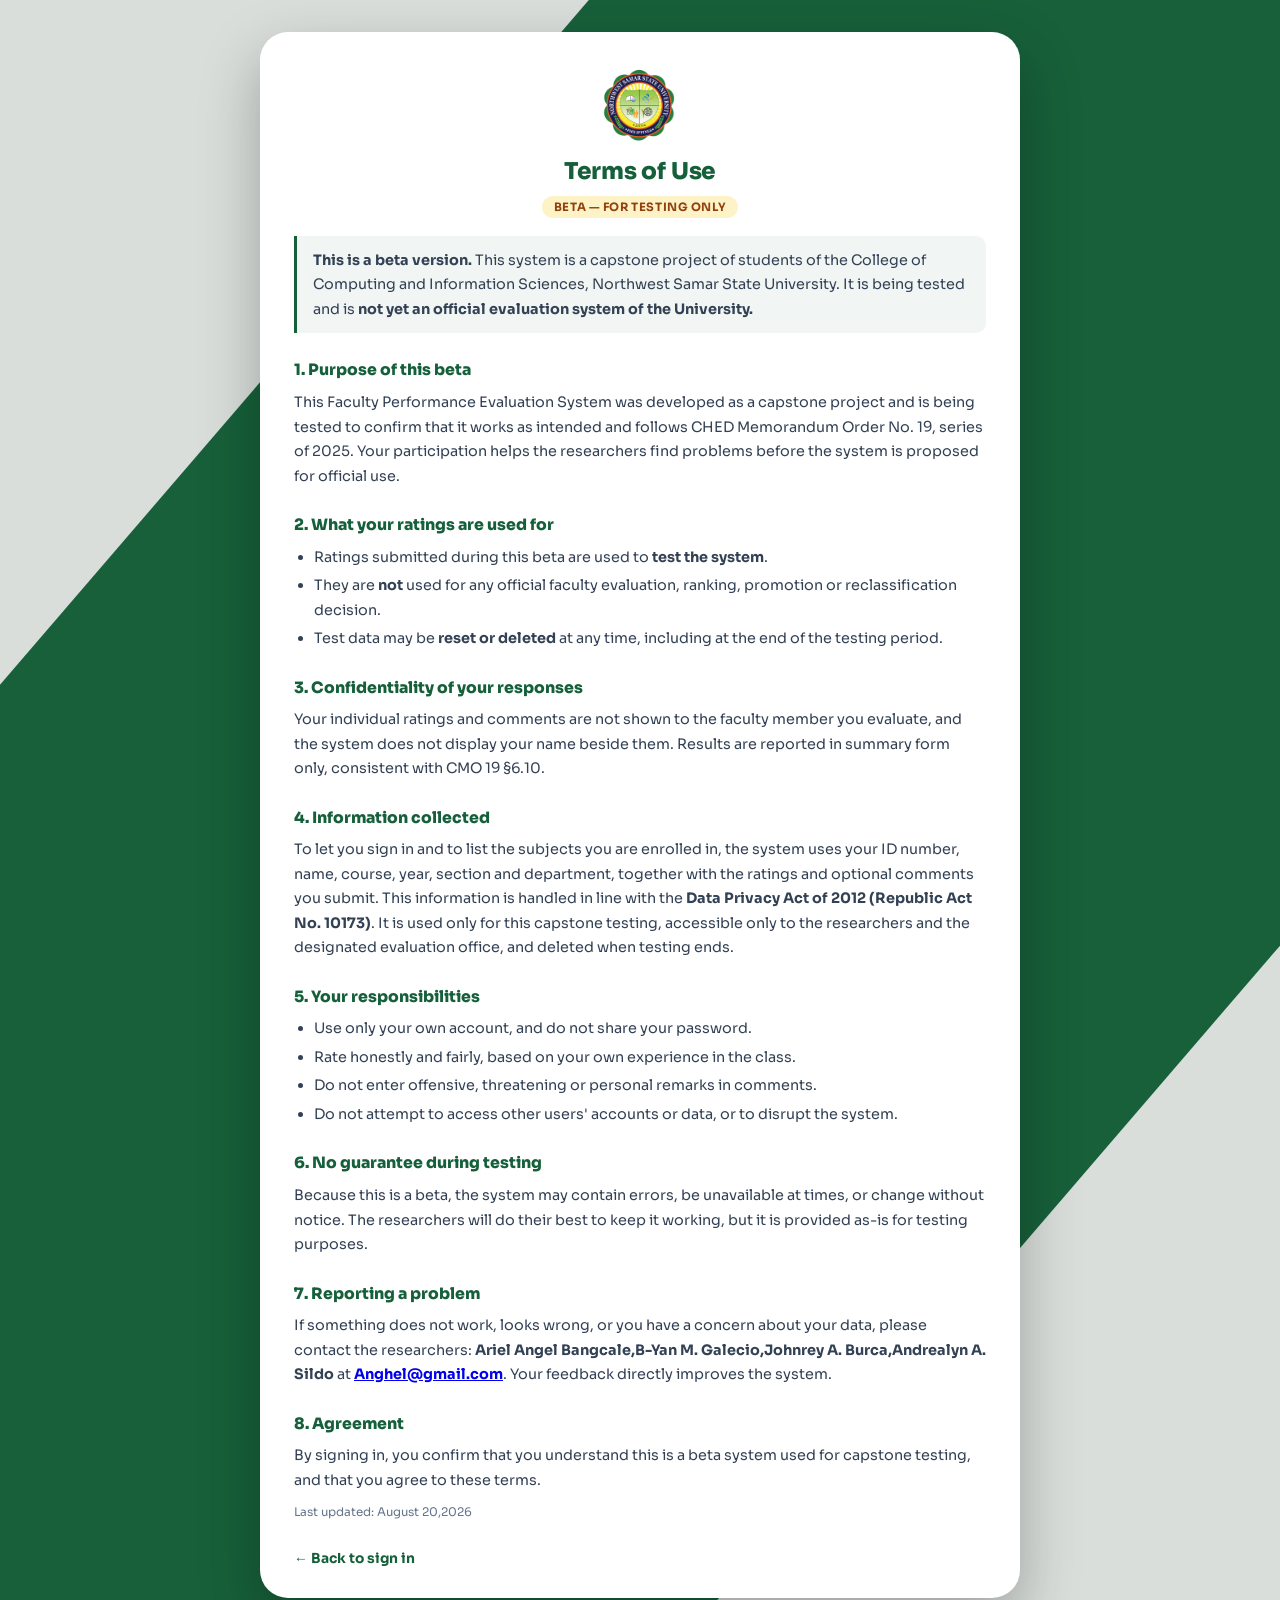
<file: Student-user/terms.html>
<!DOCTYPE html>
<html lang="en">
<head>
<meta charset="UTF-8"/>
<meta name="viewport" content="width=device-width, initial-scale=1.0"/>
<title>Terms of Use — NwSSU Faculty Evaluation (Beta)</title>
<link rel="preconnect" href="https://fonts.googleapis.com"/>
<link href="https://fonts.googleapis.com/css2?family=Sora:wght@300;400;500;600;700;800&display=swap" rel="stylesheet"/>
<link rel="stylesheet" href="css/user.css">
<style>
  /* Reuses the login's green field and card, widened for reading. */
  .terms-card { width: min(760px, 100%); padding: 34px 34px 30px; }
  .terms-card .lg-mark { margin-bottom: 18px; }
  .terms-card .lg-mark img { width: 78px; height: 78px; }
  .beta-flag {
    display: inline-block; margin-top: 10px;
    background: #fef3c7; color: #92400e;
    font-size: 0.72rem; font-weight: 700; letter-spacing: 0.05em;
    padding: 4px 12px; border-radius: 999px;
  }
  .terms-body { color: #334155; font-size: 0.9rem; line-height: 1.7; }
  .terms-body h2 {
    font-size: 0.98rem; color: #15603a; margin: 24px 0 6px; font-weight: 800;
  }
  .terms-body p  { margin: 0 0 10px; }
  .terms-body ul { margin: 0 0 10px; padding-left: 20px; }
  .terms-body li { margin-bottom: 4px; }
  .terms-note {
    background: #f1f5f3; border-left: 3px solid #15603a;
    border-radius: 0 10px 10px 0; padding: 12px 16px; margin: 16px 0;
  }
  .terms-updated { font-size: 0.74rem; color: #64748b; margin-top: 22px; }
  .terms-back {
    display: inline-block; margin-top: 18px;
    color: #15603a; font-weight: 700; font-size: 0.86rem; text-decoration: none;
  }
  .terms-back:hover { text-decoration: underline; }
  @media (max-width: 520px) { .terms-card { padding: 26px 20px 24px; } }
</style>
</head>
<body>
<div class="lg-bg">
  <div class="lg-card terms-card">
    <div class="lg-mark">
      <img src="../icons/NWSSU-LOGO.jpg" alt="Northwest Samar State University"/>
      <h1>Terms of Use</h1>
      <span class="beta-flag">BETA — FOR TESTING ONLY</span>
    </div>

    <div class="terms-body">

      <div class="terms-note">
        <strong>This is a beta version.</strong> This system is a capstone project of
        students of the College of Computing and Information Sciences, Northwest Samar
        State University. It is being tested and is <strong>not yet an official
        evaluation system of the University.</strong>
      </div>

      <h2>1. Purpose of this beta</h2>
      <p>
        This Faculty Performance Evaluation System was developed as a capstone project
        and is being tested to confirm that it works as intended and follows
        CHED Memorandum Order No. 19, series of 2025. Your participation helps the
        researchers find problems before the system is proposed for official use.
      </p>

      <h2>2. What your ratings are used for</h2>
      <ul>
        <li>Ratings submitted during this beta are used to <strong>test the system</strong>.</li>
        <li>They are <strong>not</strong> used for any official faculty evaluation,
            ranking, promotion or reclassification decision.</li>
        <li>Test data may be <strong>reset or deleted</strong> at any time, including at the
            end of the testing period.</li>
      </ul>

      <h2>3. Confidentiality of your responses</h2>
      <p>
        Your individual ratings and comments are not shown to the faculty member you
        evaluate, and the system does not display your name beside them. Results are
        reported in summary form only, consistent with CMO 19 §6.10.
      </p>

      <h2>4. Information collected</h2>
      <p>
        To let you sign in and to list the subjects you are enrolled in, the system uses
        your ID number, name, course, year, section and department, together with the
        ratings and optional comments you submit. This information is handled in line
        with the <strong>Data Privacy Act of 2012 (Republic Act No. 10173)</strong>. It is
        used only for this capstone testing, accessible only to the researchers and the
        designated evaluation office, and deleted when testing ends.
      </p>

      <h2>5. Your responsibilities</h2>
      <ul>
        <li>Use only your own account, and do not share your password.</li>
        <li>Rate honestly and fairly, based on your own experience in the class.</li>
        <li>Do not enter offensive, threatening or personal remarks in comments.</li>
        <li>Do not attempt to access other users' accounts or data, or to disrupt the system.</li>
      </ul>

      <h2>6. No guarantee during testing</h2>
      <p>
        Because this is a beta, the system may contain errors, be unavailable at times,
        or change without notice. The researchers will do their best to keep it working,
        but it is provided as-is for testing purposes.
      </p>

      <h2>7. Reporting a problem</h2>
      <p>
        If something does not work, looks wrong, or you have a concern about your data,
        please contact the researchers:
        <strong>Ariel Angel Bangcale,B-Yan M. Galecio,Johnrey A. Burca,Andrealyn A. Sildo</strong> at
        <strong><a href="https://mail.google.com/mail/?view=cm&fs=1&to=bangcaleanghel@gmail.com&su=Subject&body=Message" target="_blank">Anghel@gmail.com</a></strong>. Your feedback directly improves the system.
      </p>

      <h2>8. Agreement</h2>
      <p>
        By signing in, you confirm that you understand this is a beta system used for
        capstone testing, and that you agree to these terms.
      </p>

      <p class="terms-updated">Last updated: August 20,2026</p>
    </div>

    <a class="terms-back" href="index.html">&larr; Back to sign in</a>
  </div>
</div>
</body>
</html>
</file>
<file: Student-user/css/user.css>
*, *::before, *::after { box-sizing: border-box; margin: 0; padding: 0; }

:root {
  --forest:    #064e3b;
  --emerald:   #059669;
  --mint:      #6ee7b7;
  --ink:       #0f172a;
  --slate:     #1e293b;
  --muted:     #64748b;
  --border:    #e2e8f0;
  --bg:        #f1f5f9;
  --white:     #ffffff;
  --danger:    #dc2626;
  --warning:   #d97706;
  --success:   #16a34a;
  --radius:    12px;
  --radius-lg: 18px;
  --shadow:    0 1px 3px rgba(0,0,0,0.07), 0 4px 16px rgba(0,0,0,0.05);
  --shadow-lg: 0 8px 32px rgba(0,0,0,0.12);
  --sidebar-w: 260px;
  --transition: all 0.22s cubic-bezier(0.4, 0, 0.2, 1);
}


body {
  font-family: 'Sora', sans-serif;
  background: var(--bg);
  color: var(--ink);
  min-height: 100vh;
  overflow-x: hidden;


}

/* ===== SCROLLBAR ===== */
::-webkit-scrollbar { width: 5px; }
::-webkit-scrollbar-track { background: transparent; }
::-webkit-scrollbar-thumb { background: var(--border); border-radius: 99px; }

/* ============================================================================
   LOGIN  /  PASSWORD GATE
   ----------------------------------------------------------------------------
   Rebuilt to match the Android app's LoginScreen so the two feel like one
   product: a full-bleed Forest -> Emerald gradient, a mint-ringed logo badge,
   and a translucent "glass" card. The previous version was a white card on a
   near-black page, which matched nothing else in the system.
   ============================================================================ */
/* The #pwGate / #loginPage rules that used to live here were REMOVED.
   As id selectors they outranked every class on the page, so they
   overrode the login design: their background replaced the flat green
   and their ::before (position:fixed; inset:0) replaced the top-left
   wedge with a radial glow. Both screens are styled by .lg-bg now -
   see LOGIN at the end of this file. */

.login-shell {
  position: relative; z-index: 2;
  width: 100%; max-width: 400px;
}

.login-brand { text-align: center; margin-bottom: 22px; }

/* Rounded square with a mint ring - the app's 84dp logo badge. */
.login-logo {
  width: 84px; height: 84px; margin: 0 auto 16px;
  border-radius: 22px;
  background: rgba(255,255,255,0.15);
  border: 2px solid rgba(110,231,183,0.7);
  display: flex; align-items: center; justify-content: center;
  padding: 12px; box-sizing: border-box;
}
.login-logo img {
  width: 100%; height: 100%; object-fit: contain; border-radius: 50%;
}

.login-title {
  font-size: 1.6rem; font-weight: 800; color: #fff;
  letter-spacing: -0.02em; margin: 0;
}
.login-subtitle {
  font-size: 0.85rem; color: rgba(255,255,255,0.75);
  margin: 6px 0 0;
}

/* Translucent glass card - app: white 10% fill, white 25% border, 20dp radius. */
.login-card {
  background: rgba(255,255,255,0.10);
  border: 1px solid rgba(255,255,255,0.25);
  border-radius: 20px;
  padding: 24px;
  backdrop-filter: blur(14px);
  -webkit-backdrop-filter: blur(14px);
  box-shadow: 0 18px 50px rgba(0,0,0,0.22);
}

/* Uppercase field labels, as in the app. */
.field-label {
  display: block;
  font-size: 0.66rem; font-weight: 700; letter-spacing: 0.1em;
  text-transform: uppercase;
  color: rgba(255,255,255,0.80);
  margin: 0 0 7px;
}
.login-card .field-label + .input-wrap { margin-bottom: 18px; }

.input-wrap { position: relative; }
.input-icon {
  position: absolute; left: 13px; top: 50%; transform: translateY(-50%);
  width: 17px; height: 17px;
  color: rgba(255,255,255,0.55); pointer-events: none;
}

/* Fields sit ON the glass, so they are translucent white rather than solid. */
.login-card .form-control {
  width: 100%; box-sizing: border-box;
  padding: 13px 14px 13px 40px;
  background: rgba(255,255,255,0.12);
  border: 1px solid rgba(255,255,255,0.22);
  border-radius: 12px;
  color: #fff;
  font-family: 'Sora', sans-serif; font-size: 0.9rem;
  transition: border-color 0.15s, background 0.15s;
}
.login-card .form-control::placeholder { color: rgba(255,255,255,0.55); }
.login-card .form-control:focus {
  outline: none;
  border-color: var(--mint);
  background: rgba(255,255,255,0.18);
  box-shadow: 0 0 0 3px rgba(110,231,183,0.18);
}

.pw-peek {
  position: absolute; right: 8px; top: 50%; transform: translateY(-50%);
  background: none; border: none; cursor: pointer; padding: 6px;
  color: rgba(255,255,255,0.6); line-height: 0;
}
.pw-peek svg { width: 17px; height: 17px; }
.pw-peek:hover { color: #fff; }

/* White button with Forest text - the app's ButtonDefaults(containerColor=White). */
.btn-login {
  width: 100%; padding: 14px;
  background: #fff; color: var(--forest);
  border: none; border-radius: 12px;
  font-family: 'Sora', sans-serif; font-size: 0.9rem; font-weight: 700;
  cursor: pointer; margin-top: 4px;
  display: flex; align-items: center; justify-content: center; gap: 8px;
  transition: transform 0.15s, box-shadow 0.15s, opacity 0.15s;
  box-shadow: 0 6px 18px rgba(0,0,0,0.18);
}
.btn-login svg { width: 17px; height: 17px; }
.btn-login:hover  { transform: translateY(-1px); box-shadow: 0 10px 26px rgba(0,0,0,0.24); }
.btn-login:active { transform: translateY(0); }
.btn-login:disabled { opacity: 0.65; cursor: not-allowed; transform: none; }

.error-msg {
  background: rgba(220,38,38,0.16);
  border: 1px solid rgba(252,165,165,0.35);
  color: #fecaca; font-size: 0.78rem; padding: 10px 14px;
  border-radius: 10px; margin-top: 14px; display: none; text-align: center;
}

.login-foot {
  text-align: center; margin: 18px 0 0;
  font-size: 0.72rem; color: rgba(255,255,255,0.55);
}

/* ===== MAIN APP LAYOUT ===== */
#app { display: none; min-height: 100vh; }

/* Sidebar */
.sidebar {
  width: var(--sidebar-w);
  background: var(--forest);
  position: fixed; top: 0; left: 0; bottom: 0;
  display: flex; flex-direction: column; z-index: 100;
  transition: transform 0.3s ease;
}

.sidebar-brand {
  padding: 20px 16px 16px;
  border-bottom: 1px solid rgba(255,255,255,0.07);
  display: flex; align-items: center; gap: 11px;
}

.brand-icon {
  width: 36px; height: 36px; border-radius: 10px;
  background: linear-gradient(135deg, rgba(255,255,255,0.15), rgba(255,255,255,0.05));
  display: flex; align-items: center; justify-content: center;
  flex-shrink: 0;
}

.brand-text h2 { font-size: 0.8rem; font-weight: 700; color: #fff; }
.brand-text p  { font-size: 0.62rem; color: #6ee7b7; margin-top: 1px; }

/* User info in sidebar */
.sidebar-user {
  padding: 14px 16px;
  border-bottom: 1px solid rgba(255,255,255,0.07);
  display: flex; align-items: center; gap: 11px;
}

.user-avatar {
  width: 38px; height: 38px; border-radius: 50%;
  background: linear-gradient(135deg, var(--emerald), var(--mint));
  display: flex; align-items: center; justify-content: center;
  font-size: 1rem; font-weight: 700; color: var(--forest);
  flex-shrink: 0;
}

.user-info { overflow: hidden; }
.user-name  { font-size: 0.8rem; font-weight: 700; color: #fff; white-space: nowrap; overflow: hidden; text-overflow: ellipsis; }
.user-dept  { font-size: 0.65rem; color: #86efac; margin-top: 1px; white-space: nowrap; overflow: hidden; text-overflow: ellipsis; }

/* Nav */
.sidebar-nav { flex: 1; padding: 12px 10px; overflow-y: auto; scrollbar-width: none; }

.nav-section-label {
  font-size: 0.6rem; font-weight: 700; color: #6ee7b7;
  letter-spacing: 0.12em; text-transform: uppercase;
  padding: 8px 10px 5px;
}

.nav-item {
  display: flex; align-items: center; gap: 11px;
  padding: 10px 12px; border-radius: 9px;
  cursor: pointer; color: #94a3b8;
  font-size: 0.82rem; font-weight: 500;
  transition: var(--transition); margin-bottom: 2px;
  user-select: none;
}

.nav-item:hover { background: rgba(255,255,255,0.06); color: #fff; }
.nav-item.active { background: var(--emerald); color: #fff; }
/* Icons are SVG now. The emoji they replaced rendered differently on every OS,
   carried their own colours regardless of the sidebar theme, and read as
   placeholder art - the single strongest "unfinished" signal on the page. */
.nav-item .nav-icon {
  width: 18px; height: 18px; flex-shrink: 0;
  opacity: 0.72; transition: opacity 0.15s;
}
.nav-item:hover .nav-icon,
.nav-item.active .nav-icon { opacity: 1; }
.inline-icon { width: 15px; height: 15px; vertical-align: -2px; flex-shrink: 0; }
.result-icon { width: 44px; height: 44px; }

.sidebar-footer {
  padding: 12px 10px; border-top: 1px solid rgba(255,255,255,0.07);
}

.logout-btn {
  display: flex; align-items: center; gap: 10px; padding: 10px 12px;
  border-radius: 9px; cursor: pointer; color: #f87171;
  font-size: 0.82rem; font-weight: 600; transition: var(--transition);
  width: 100%; background: none; border: none;
  font-family: 'Sora', sans-serif;
}
.logout-btn:hover { background: rgba(248,113,113,0.1); }

/* Main */
.main-content {
  margin-left: var(--sidebar-w);
  flex: 1; padding: 28px 32px; min-height: 100vh;

  
}

/* Page */
.page { display: none; }
.page.active { display: block; animation: pageIn 0.2s ease; }



@keyframes pageIn {
  from { opacity: 0; transform: translateY(8px); }
  to   { opacity: 1; transform: translateY(0); }
}

.page-header {
  display: flex; align-items: flex-start;
  justify-content: space-between; margin-bottom: 24px;
  flex-wrap: wrap; gap: 12px;
}

.page-title h1 {
  font-size: 1.45rem; font-weight: 800;
  color: var(--ink); letter-spacing: -0.02em;
}

.page-title p { color: var(--muted); font-size: 0.8rem; margin-top: 3px; }

/* Cards */
.card {
  background: var(--white); border: 1px solid var(--border);
  border-radius: var(--radius-lg); box-shadow: var(--shadow); overflow: hidden;
}

.card-header {
  padding: 16px 20px; border-bottom: 1px solid var(--border);
  display: flex; align-items: center; justify-content: space-between;
}

.card-header h3 { font-size: 0.92rem; font-weight: 700; }
.card-body { padding: 20px; }

/* ===== STATS GRID ===== */
.stats-grid {
  display: grid; grid-template-columns: repeat(auto-fit, minmax(180px, 1fr));
  gap: 16px; margin-bottom: 24px;
}

.stat-card {
  background: var(--white); border: 1px solid var(--border);
  border-radius: var(--radius-lg); padding: 20px;
  box-shadow: var(--shadow); position: relative; overflow: hidden;
}

/* Was a giant faded emoji in the corner. A coloured top rule reads as designed
   rather than decorated, and gives each metric an identity you can scan for -
   the number is what matters, so nothing should compete with it. */
/* The coloured top rule that used to sit here is gone - four cards each with a
   different accent bar read as decoration competing with the numbers, which are
   the only thing on these cards worth looking at. The card is now a plain
   surface and the value carries the weight. */
.stat-card::after { content: none; }

/* Lift on hover, so the cards feel like surfaces rather than printed boxes. */
.stat-card { transition: transform 0.16s ease, box-shadow 0.16s ease; }
.stat-card:hover { transform: translateY(-2px); box-shadow: var(--shadow-lg); }

/* Tabular figures so the numbers do not jitter as they change, and the tone
   colour on the value ties it back to its accent rule. */
.stat-val { font-variant-numeric: tabular-nums; color: var(--ink); }
.stat-label {
  text-transform: uppercase; letter-spacing: 0.06em;
  font-size: 0.66rem; font-weight: 700;
}

.stat-val { font-size: 2rem; font-weight: 800; letter-spacing: -0.04em; line-height: 1; }
.stat-label { font-size: 0.72rem; color: var(--muted); font-weight: 500; margin-top: 5px; }

/* ===== SUBJECT SELECT CARD ===== */
.subject-select-wrap {
  display: grid; grid-template-columns: 1fr auto; gap: 12px; align-items: end;
  margin-bottom: 24px;
}

.app-select {
  width: 100%; padding: 11px 14px;
  background: var(--white); border: 1.5px solid var(--border);
  border-radius: 10px; font-family: 'Sora', sans-serif;
  font-size: 0.85rem; color: var(--ink); outline: none;
  transition: var(--transition); cursor: pointer;
  appearance: none;
  background-image: url("data:image/svg+xml,%3Csvg xmlns='http://www.w3.org/2000/svg' width='12' height='12' viewBox='0 0 24 24' fill='none' stroke='%2364748b' stroke-width='2.5'%3E%3Cpolyline points='6 9 12 15 18 9'/%3E%3C/svg%3E");
  background-repeat: no-repeat;
  background-position: right 12px center;
  padding-right: 36px;
}

.app-select:focus { border-color: var(--emerald); box-shadow: 0 0 0 3px rgba(5,150,105,0.12); }

/* ===== EVALUATION FORM ===== */
.eval-progress-bar {
  height: 5px; background: var(--border); border-radius: 99px;
  margin-bottom: 24px; overflow: hidden;
}

.eval-progress-fill {
  height: 100%; background: linear-gradient(90deg, var(--forest), var(--emerald));
  border-radius: 99px; transition: width 0.4s ease;
}

.eval-section-title {
  font-size: 0.72rem; font-weight: 700; color: var(--emerald);
  letter-spacing: 0.1em; text-transform: uppercase;
  padding: 14px 0 10px; display: flex; align-items: center; gap: 8px;
}

.eval-section-title::after {
  content: ''; flex: 1; height: 1px; background: var(--border);
}

.question-row {
  padding: 14px 0; border-bottom: 1px solid #f1f5f9;
  display: grid; grid-template-columns: 1fr auto; gap: 16px; align-items: center;
}

.question-row:last-child { border-bottom: none; }

.question-text {
  font-size: 0.84rem; font-weight: 500; color: var(--slate); line-height: 1.5;
}

.question-num {
  font-family: 'JetBrains Mono', monospace;
  font-size: 0.68rem; color: var(--muted); font-weight: 600;
  margin-bottom: 3px;
}

/* Rating buttons */
.rating-group { display: flex; gap: 5px; flex-shrink: 0; }

.rating-group input[type=radio] { display: none; }

.rating-btn {
  width: 34px; height: 34px; border-radius: 8px;
  border: 1.5px solid var(--border);
  display: flex; align-items: center; justify-content: center;
  font-size: 0.78rem; font-weight: 700; cursor: pointer;
  transition: var(--transition); color: var(--muted);
  background: var(--white); user-select: none;
}

.rating-btn:hover { border-color: var(--emerald); color: var(--emerald); }

.rating-group input[type=radio]:checked + .rating-btn {
  background: var(--emerald); border-color: var(--emerald); color: #fff;
  box-shadow: 0 2px 8px rgba(5,150,105,0.35);
}

/* Legend */
.rating-legend {
  display: flex; gap: 16px; flex-wrap: wrap;
  background: #f8fafc; border-radius: 10px;
  padding: 12px 16px; margin-bottom: 20px; font-size: 0.72rem;
}

.legend-item { display: flex; align-items: center; gap: 6px; color: var(--muted); }

.legend-dot {
  width: 20px; height: 20px; border-radius: 6px;
  background: var(--emerald); color: #fff;
  font-size: 0.65rem; font-weight: 700;
  display: flex; align-items: center; justify-content: center;
}

.legend-dot.d5 { background: #064e3b; }
.legend-dot.d4 { background: #059669; }
.legend-dot.d3 { background: #10b981; }
.legend-dot.d2 { background: #f59e0b; }
.legend-dot.d1 { background: #ef4444; }

/* Comment box */
.textarea-field {
  width: 100%; padding: 12px;
  background: var(--white); border: 1.5px solid var(--border);
  border-radius: 10px; font-family: 'Sora', sans-serif;
  font-size: 0.84rem; color: var(--ink); resize: vertical;
  min-height: 90px; outline: none; transition: var(--transition);
}

.textarea-field:focus { border-color: var(--emerald); box-shadow: 0 0 0 3px rgba(5,150,105,0.12); }

/* ===== BUTTONS ===== */
.btn {
  display: inline-flex; align-items: center; gap: 8px;
  padding: 10px 20px; border-radius: 10px; border: none;
  font-family: 'Sora', sans-serif; font-size: 0.84rem; font-weight: 600;
  cursor: pointer; transition: var(--transition);
}

.btn-primary {
  background: linear-gradient(135deg, var(--forest), var(--emerald));
  color: #fff; box-shadow: 0 3px 12px rgba(6,78,59,0.35);
}

.btn-primary:hover { transform: translateY(-1px); box-shadow: 0 6px 20px rgba(5,150,105,0.4); }
.btn-primary:disabled { opacity: 0.55; cursor: not-allowed; transform: none; }

.btn-outline {
  background: transparent; color: var(--ink);
  border: 1.5px solid var(--border);
}

.btn-outline:hover { border-color: var(--emerald); color: var(--emerald); }

.btn-danger { background: #fef2f2; color: var(--danger); border: 1px solid #fecaca; }
.btn-danger:hover { background: #fee2e2; }

/* ===== PROFILE PAGE ===== */
.profile-hero {
  background: linear-gradient(135deg, var(--forest), var(--emerald));
  border-radius: var(--radius-lg); padding: 28px;
  display: flex; align-items: center; gap: 22px;
  margin-bottom: 24px; color: #fff; position: relative; overflow: hidden;
}

.profile-hero::before {
  content: '';
  position: absolute; right: -20px; top: -20px;
  width: 160px; height: 160px; border-radius: 50%;
  background: rgba(255,255,255,0.06);
}

.profile-avatar-lg {
  width: 70px; height: 70px; border-radius: 50%;
  background: rgba(255,255,255,0.2); border: 3px solid rgba(255,255,255,0.3);
  display: flex; align-items: center; justify-content: center;
  font-size: 1.8rem; font-weight: 800; flex-shrink: 0; z-index: 1;
}

.profile-hero-info { z-index: 1; }
.profile-hero-info h2 { font-size: 1.3rem; font-weight: 800; margin-bottom: 4px; }
.profile-hero-info p { font-size: 0.78rem; opacity: 0.8; }

.profile-badge {
  display: inline-flex; align-items: center; gap: 5px;
  background: rgba(255,255,255,0.15); border-radius: 99px;
  padding: 3px 10px; font-size: 0.68rem; font-weight: 600; margin-top: 6px;
}

.info-grid {
  display: grid; grid-template-columns: repeat(auto-fit, minmax(200px, 1fr)); gap: 16px;
}

.info-item { padding: 14px 16px; background: #f8fafc; border-radius: 10px; border: 1px solid var(--border); }
.info-label { font-size: 0.68rem; font-weight: 700; color: var(--muted); text-transform: uppercase; letter-spacing: 0.08em; margin-bottom: 4px; }
.info-value { font-size: 0.88rem; font-weight: 600; color: var(--ink); }

/* ===== HISTORY TIMELINE ===== */
.history-list { display: flex; flex-direction: column; gap: 0; }

.history-item {
  display: flex; gap: 14px; padding: 16px 0;
  border-bottom: 1px solid #f1f5f9; align-items: flex-start;
}

.history-item:last-child { border-bottom: none; }

.history-dot {
  width: 36px; height: 36px; border-radius: 50%;
  background: #f0fdf4; border: 2px solid var(--emerald);
  display: flex; align-items: center; justify-content: center;
  font-size: 0.9rem; flex-shrink: 0; margin-top: 2px;
}

.history-subject { font-size: 0.88rem; font-weight: 700; color: var(--ink); }
.history-teacher { font-size: 0.78rem; color: var(--muted); margin-top: 2px; }
.history-date    { font-size: 0.68rem; color: var(--muted); font-family: 'JetBrains Mono', monospace; margin-top: 4px; }

.score-pill {
  display: inline-flex; align-items: center;
  background: #f0fdf4; color: var(--success);
  border: 1px solid #bbf7d0; border-radius: 99px;
  font-size: 0.72rem; font-weight: 700; padding: 3px 10px;
  flex-shrink: 0; margin-top: 2px;
}

/* ===== SETTINGS ===== */
.settings-section { margin-bottom: 24px; }
.settings-section-title {
  font-size: 0.7rem; font-weight: 700; color: var(--muted);
  text-transform: uppercase; letter-spacing: 0.1em; margin-bottom: 12px;
}

.settings-row {
  display: flex; align-items: center; justify-content: space-between;
  padding: 15px 18px; background: var(--white);
  border: 1px solid var(--border); border-radius: 10px; margin-bottom: 8px;
  gap: 12px;
}

.settings-row-info .row-label { font-size: 0.86rem; font-weight: 600; color: var(--ink); }
.settings-row-info .row-desc  { font-size: 0.74rem; color: var(--muted); margin-top: 2px; }

.settings-input {
  width: 100%; padding: 10px 12px;
  background: var(--bg); border: 1.5px solid var(--border);
  border-radius: 8px; font-family: 'Sora', sans-serif;
  font-size: 0.84rem; color: var(--ink); outline: none;
  transition: var(--transition);
}

.settings-input:focus { border-color: var(--emerald); background: #fff; box-shadow: 0 0 0 3px rgba(5,150,105,0.1); }

.settings-form-row { display: flex; flex-direction: column; gap: 6px; margin-bottom: 14px; }
.settings-form-label { font-size: 0.72rem; font-weight: 700; color: var(--muted); text-transform: uppercase; letter-spacing: 0.08em; }

/* ===== TOAST ===== */
#toastContainer {
  position: fixed; bottom: 24px; right: 24px;
  z-index: 9999; display: flex; flex-direction: column; gap: 8px;
}

.toast {
  display: flex; align-items: center; gap: 10px;
  padding: 12px 18px; border-radius: 10px;
  font-size: 0.82rem; font-weight: 600;
  box-shadow: 0 4px 16px rgba(0,0,0,0.15);
  animation: toastIn 0.3s cubic-bezier(0.34,1.56,0.64,1);
  max-width: 300px;
}

@keyframes toastIn {
  from { opacity: 0; transform: translateX(32px) scale(0.9); }
  to   { opacity: 1; transform: translateX(0) scale(1); }
}

.toast-success { background: #064e3b; color: #6ee7b7; }
.toast-error   { background: #450a0a; color: #fca5a5; }
.toast-info    { background: #0c4a6e; color: #7dd3fc; }
.toast-warning { background: #451a03; color: #fcd34d; }

/* ===== BADGE ===== */
.badge {
  display: inline-flex; align-items: center;
  padding: 2px 9px; border-radius: 99px;
  font-size: 0.68rem; font-weight: 700;
}

.badge-success { background: #f0fdf4; color: var(--success); border: 1px solid #bbf7d0; }
.badge-danger  { background: #fef2f2; color: var(--danger); border: 1px solid #fecaca; }
.badge-warning { background: #fffbeb; color: var(--warning); border: 1px solid #fde68a; }
.badge-primary { background: #eff6ff; color: #2563eb; border: 1px solid #bfdbfe; }
.badge-neutral { background: #f8fafc; color: var(--muted); border: 1px solid var(--border); }

/* ===== NO DATA ===== */
.empty-state {
  text-align: center; padding: 40px 20px;
}

.empty-icon { font-size: 2.5rem; margin-bottom: 12px; opacity: 0.4; }
.empty-text { font-size: 0.84rem; color: var(--muted); font-weight: 500; }

/* ===== MOBILE ===== */
.overlay-bg {
  position: fixed; inset: 0; background: rgba(0,0,0,0.5);
  z-index: 99; display: none;
}

.overlay-bg.open { display: block; }

.mobile-header {
  display: none; align-items: center; justify-content: space-between;
  padding: 14px 16px; background: var(--white);
  border-bottom: 1px solid var(--border);
  position: sticky; top: 0; z-index: 50;
}

.mobile-menu-btn {
  width: 36px; height: 36px; border-radius: 8px;
  background: none; border: none; cursor: pointer; color: var(--ink);
  display: flex; align-items: center; justify-content: center;
}

@media (max-width: 768px) {
  .sidebar { transform: translateX(-100%); }
  .sidebar.open { transform: translateX(0); }
  .main-content { margin-left: 0; padding: 16px; }
  .mobile-header { display: flex; }
  .stats-grid { grid-template-columns: repeat(2, 1fr); }
  .subject-select-wrap { grid-template-columns: 1fr; }
  .question-row { grid-template-columns: 1fr; }
  .rating-group { justify-content: flex-start; }
}

/* ===== RESULT CARD ===== */
.result-overlay {
  position: fixed; inset: 0; background: rgba(2,6,23,0.8);
  z-index: 200; display: none; align-items: center; justify-content: center;
  padding: 20px;
}

.result-overlay.open { display: flex; }

.result-card {
  background: var(--white); border-radius: 24px; padding: 36px;
  max-width: 420px; width: 100%; text-align: center;
  animation: riseUp 0.4s cubic-bezier(0.34,1.56,0.64,1) both;
}

.result-icon-wrap {
  width: 72px; height: 72px; border-radius: 50%;
  background: linear-gradient(135deg, var(--forest), var(--emerald));
  display: flex; align-items: center; justify-content: center;
  font-size: 2rem; margin: 0 auto 18px;
  box-shadow: 0 4px 24px rgba(5,150,105,0.4);
}

.result-score {
  font-size: 3.5rem; font-weight: 800; color: var(--forest);
  letter-spacing: -0.04em; line-height: 1;
}

.result-out-of { font-size: 0.88rem; color: var(--muted); margin-top: 4px; }

.result-remarks {
  display: inline-block; margin-top: 12px;
  padding: 6px 20px; border-radius: 99px;
  font-size: 0.82rem; font-weight: 700;
  background: linear-gradient(135deg, var(--forest), var(--emerald));
  color: #fff;
}

.result-subject { font-size: 0.82rem; color: var(--muted); margin-top: 10px; }

/* ===== EVAL STATUS BANNER ===== */
.status-banner {
  display: flex; align-items: center; gap: 10px;
  padding: 12px 16px; border-radius: 10px;
  font-size: 0.8rem; font-weight: 600; margin-bottom: 20px;
}

.status-banner.open  { background: #f0fdf4; color: var(--success); border: 1px solid #bbf7d0; }
.status-banner.warn  { background: #fffbeb; color: var(--warning); border: 1px solid #fde68a; }
.status-banner.closed { background: #fef2f2; color: var(--danger); border: 1px solid #fecaca; }

/* ===== ALREADY EVALUATED ===== */
.already-badge {
  display: flex; align-items: center; gap: 10px;
  padding: 10px 14px; background: #f0fdf4;
  border: 1px solid #bbf7d0; border-radius: 8px;
  font-size: 0.78rem; color: var(--success); font-weight: 600; margin-top: 6px;
}

/* Completed checkmark animation */
@keyframes checkPop {
  0%  { transform: scale(0); opacity: 0; }
  70% { transform: scale(1.2); }
  100%{ transform: scale(1); opacity: 1; }
}

.check-anim { animation: checkPop 0.4s ease 0.1s both; display: inline-block; }


/* ============================================================================
   UI REFINEMENTS
   ----------------------------------------------------------------------------
   Small, specific changes rather than a restyle. Each one targets something
   that reads as a default: flat surfaces, a placeholder empty state, an
   unbranded sidebar, and headings that all carry the same weight.
   ============================================================================ */

/* The sidebar was a flat block of one green. A subtle vertical gradient plus a
   hairline edge gives it depth without adding a colour to the palette. */
.sidebar {
  background: linear-gradient(180deg, var(--forest) 0%, #043d2e 100%);
  border-right: 1px solid rgba(255,255,255,0.06);
}

/* The active item was a solid emerald slab. A left marker plus a tinted fill is
   quieter and keeps the label legible. */
.nav-item.active {
  background: rgba(16,185,129,0.16);
  color: #fff;
  position: relative;
}
.nav-item.active::before {
  content: '';
  position: absolute; left: 0; top: 20%; bottom: 20%;
  width: 3px; border-radius: 0 3px 3px 0;
  background: var(--mint);
}

/* Section labels in the sidebar were the same size as the items themselves. */
.nav-section-label {
  font-size: 0.62rem; letter-spacing: 0.12em; text-transform: uppercase;
  opacity: 0.45; font-weight: 700;
}

/* Page headings: one clear level, tightened tracking at large sizes. Default
   browser tracking looks loose on a bold 2rem heading. */
.page-title, #dashGreeting {
  letter-spacing: -0.025em;
}

/* Cards: hairline border doing the work instead of a heavy shadow. */
.card {
  border-color: #e8edf3;
  box-shadow: 0 1px 2px rgba(15,23,42,0.04);
}
.card-header {
  background: linear-gradient(180deg, #fbfcfe 0%, var(--white) 100%);
}

/* Empty states were a faded icon and one grey line - the same treatment whether
   nothing exists yet or something failed. Give them room and a clear voice. */
.empty-state {
  padding: 48px 24px; text-align: center;
}
.empty-state svg, .empty-state .inline-icon {
  width: 40px; height: 40px; opacity: 0.25; margin-bottom: 12px;
}
.empty-state-title {
  font-size: 0.92rem; font-weight: 700; color: var(--ink); margin-bottom: 4px;
}
.empty-state-hint {
  font-size: 0.8rem; color: var(--muted); max-width: 340px; margin: 0 auto;
}

/* A skeleton shimmer instead of the literal text "Loading period info…", which
   looked like a bug when a request hung - as it did. */
.skeleton {
  background: linear-gradient(90deg, #eef2f7 25%, #f6f8fb 37%, #eef2f7 63%);
  background-size: 400% 100%;
  animation: skeletonPulse 1.4s ease infinite;
  border-radius: 6px; color: transparent !important;
}
@keyframes skeletonPulse { 0% { background-position: 100% 50%; } 100% { background-position: 0 50%; } }

/* Focus rings. Keyboard users had nothing to follow, and it is an accessibility
   requirement, not a nicety. */
.nav-item:focus-visible, .btn:focus-visible, .app-select:focus-visible,
button:focus-visible, input:focus-visible, textarea:focus-visible {
  outline: 2px solid var(--emerald);
  outline-offset: 2px;
}

@media (prefers-reduced-motion: reduce) {
  .stat-card, .nav-item .nav-icon { transition: none; }
  .skeleton { animation: none; }
}


/* ============================================================================
   SUBJECT PICKER (Evaluate page)
   ----------------------------------------------------------------------------
   Replaces the <select>. A dropdown showed one subject at a time and hid the
   status of the rest, so a student could not see what was still pending without
   opening it. This mirrors the Android app: one card per subject, teacher named,
   state on the face of it.
   ============================================================================ */
.subject-picker {
  display: grid;
  grid-template-columns: repeat(auto-fill, minmax(280px, 1fr));
  gap: 10px;
}

.subject-card {
  display: flex; align-items: center; gap: 12px;
  width: 100%; padding: 13px 14px;
  background: var(--white);
  border: 1px solid var(--border);
  border-radius: var(--radius);
  font: inherit; text-align: left; cursor: pointer;
  transition: border-color 0.15s, box-shadow 0.15s, transform 0.15s;
}
.subject-card:hover {
  border-color: var(--emerald);
  box-shadow: 0 2px 10px rgba(5,150,105,0.10);
  transform: translateY(-1px);
}
.subject-card.is-selected {
  border-color: var(--emerald);
  box-shadow: 0 0 0 2px rgba(5,150,105,0.18);
  background: #f4fdf9;
}
/* Already-evaluated subjects stay visible and clickable - a student may want to
   look at what they submitted - but recede so the pending ones read first. */
.subject-card.is-done { opacity: 0.62; }
.subject-card.is-done:hover { opacity: 1; }

.subject-card-avatar {
  width: 38px; height: 38px; flex-shrink: 0;
  border-radius: 50%;
  background: linear-gradient(135deg, var(--forest), var(--emerald));
  color: #fff; font-weight: 700; font-size: 0.8rem;
  display: flex; align-items: center; justify-content: center;
}
.subject-card-main { display: flex; flex-direction: column; gap: 1px; min-width: 0; flex: 1; }
.subject-card-code {
  font-family: 'JetBrains Mono', ui-monospace, monospace;
  font-size: 0.7rem; font-weight: 700; color: var(--emerald);
  letter-spacing: 0.02em;
}
.subject-card-name {
  font-size: 0.85rem; font-weight: 600; color: var(--ink);
  overflow: hidden; text-overflow: ellipsis; white-space: nowrap;
}
.subject-card-teacher {
  font-size: 0.73rem; color: var(--muted);
  overflow: hidden; text-overflow: ellipsis; white-space: nowrap;
}
.subject-card-status { flex-shrink: 0; }

.pill {
  display: inline-block; padding: 3px 9px; border-radius: 999px;
  font-size: 0.64rem; font-weight: 700;
  text-transform: uppercase; letter-spacing: 0.04em;
}
.pill-done    { background: #dcfce7; color: #15803d; }
.pill-pending { background: #fef3c7; color: #92400e; }

@media (max-width: 520px) {
  .subject-picker { grid-template-columns: 1fr; }
}

/* ============================================================
   LOGIN
   ------------------------------------------------------------
   Matches the Android app's sign-in: a green field with two pale
   diagonal wedges, and one white card holding the seal and the
   form. The same classes dress the forced-password screen, so the
   two full-page states look like one flow.

   Replaces the earlier two-panel card. The web and the app now
   greet a student with the same screen.
   ============================================================ */
.lg-bg {
  min-height: 100vh;
  display: flex;
  align-items: center;
  justify-content: center;
  padding: 32px 20px;
  background: #17603a;
  position: relative;
  overflow: hidden;
}

/* The two wedges. Drawn with clip-path on pseudo-elements, so they are
   pure decoration: no extra markup, never focusable, never read aloud. */
.lg-bg::before,
.lg-bg::after {
  content: '';
  position: absolute;
  background: #d9dedb;
  pointer-events: none;
}
.lg-bg::before { top: 0; left: 0;  width: 46%; height: 42%; clip-path: polygon(0 0, 100% 0, 0 100%); }
.lg-bg::after  { bottom: 0; right: 0; width: 46%; height: 42%; clip-path: polygon(100% 100%, 0 100%, 100% 0); }

.lg-card {
  position: relative;
  z-index: 1;
  width: min(400px, 100%);
  background: #ffffff;
  border-radius: 28px;
  padding: 34px 30px 32px;
  box-shadow: 0 24px 60px rgba(0, 0, 0, 0.28);
}

.lg-mark { text-align: center; margin-bottom: 26px; }
.lg-mark img {
  width: 104px;
  height: 104px;
  object-fit: contain;
  display: block;
  margin: 0 auto 12px;
}
.lg-mark h1 {
  margin: 0;
  color: #15603a;
  font-size: 1.45rem;
  font-weight: 800;
  letter-spacing: -0.01em;
}
.lg-mark p {
  margin: 6px 0 0;
  color: #5b6b63;
  font-size: 0.8rem;
}

.lg-label {
  display: block;
  color: #15603a;
  font-size: 0.68rem;
  font-weight: 700;
  letter-spacing: 0.04em;
  margin: 0 0 6px;
}
.lg-field { position: relative; margin-bottom: 16px; }
.lg-input {
  width: 100%;
  box-sizing: border-box;
  background: #f1f5f3;
  border: 1.5px solid transparent;
  border-radius: 10px;
  padding: 13px 44px 13px 14px;
  font-family: inherit;
  font-size: 0.9rem;
  color: #17342a;
  box-shadow: 0 2px 6px rgba(0, 0, 0, 0.06);
  transition: border-color 0.15s, box-shadow 0.15s;
}
.lg-input::placeholder { color: #9aa5a0; }
.lg-input:focus {
  outline: none;
  border-color: #15603a;
  box-shadow: 0 0 0 3px rgba(21, 96, 58, 0.16);
}

.lg-peek {
  position: absolute;
  right: 8px;
  top: 50%;
  transform: translateY(-50%);
  background: none;
  border: 0;
  padding: 6px;
  cursor: pointer;
  color: #5b6b63;
  display: flex;
  border-radius: 6px;
}
.lg-peek:hover { color: #15603a; }
.lg-peek:focus-visible { outline: 2px solid #15603a; outline-offset: 1px; }
.lg-peek svg { width: 19px; height: 19px; }

.lg-btn {
  width: 100%;
  margin-top: 10px;
  background: #15603a;
  color: #ffffff;
  border: 0;
  border-radius: 10px;
  padding: 14px;
  font-family: inherit;
  font-size: 1rem;
  font-weight: 700;
  cursor: pointer;
  display: flex;
  align-items: center;
  justify-content: center;
  gap: 8px;
  box-shadow: 0 6px 16px rgba(21, 96, 58, 0.28);
  transition: background 0.15s, transform 0.12s, opacity 0.15s;
}
.lg-btn:hover:not(:disabled) { background: #114f30; transform: translateY(-1px); }
.lg-btn:disabled { opacity: 0.6; cursor: not-allowed; }
.lg-btn svg { width: 17px; height: 17px; }

.lg-error {
  display: none;
  margin-top: 14px;
  background: #fee2e2;
  color: #991b1b;
  border-radius: 8px;
  padding: 10px 12px;
  font-size: 0.8rem;
  font-weight: 600;
  text-align: center;
}

.lg-foot {
  margin: 18px 0 0;
  text-align: center;
  color: #6b7a72;
  font-size: 0.74rem;
  line-height: 1.5;
}

/* Small phones: tighter card, smaller seal, wedges pulled in. */
@media (max-width: 420px) {
  .lg-card { padding: 28px 22px 26px; border-radius: 24px; }
  .lg-mark img { width: 86px; height: 86px; }
  .lg-mark h1 { font-size: 1.25rem; }
  .lg-bg::before, .lg-bg::after { width: 60%; height: 30%; }
}

@media (prefers-reduced-motion: reduce) {
  .lg-btn, .lg-input { transition: none; }
  .lg-btn:hover:not(:disabled) { transform: none; }
}

/* ============================================================
   MOBILE DRAWER
   ------------------------------------------------------------
   The root fix is the first rule. initApp() sets #app to
   display:flex, which lays its children out in a ROW. On a phone
   the mobile header becomes visible and was one of those row
   items, so it got a full-height column of its own beside the
   page - the tall white strip with the menu centred in it.
   Stacking #app vertically on small screens puts the header on
   top where it belongs. On desktop the sidebar is position:fixed
   and the header is hidden, so the row layout is unaffected.
   ============================================================ */
@media (max-width: 768px) {
  #app { flex-direction: column; }

  /* --- top bar ---------------------------------------------------- */
  .mobile-header {
    height: 58px;
    padding: 0 10px;
    padding-top: env(safe-area-inset-top, 0px);
    box-sizing: content-box;
    background: var(--forest);
    box-shadow: 0 1px 0 var(--border, #e5e7eb), 0 4px 14px rgba(15, 23, 42, 0.05);
  }
  .mobile-menu-btn {
    width: 44px; height: 44px;           /* comfortable thumb target */
    border-radius: 12px;
    transition: background 0.15s;
    color: white;
  }
  .mobile-menu-btn:hover,
  .mobile-menu-btn:focus-visible { background: rgba(21, 96, 58, 0.08); outline: none; }
  .mobile-title {
    font-size: 0.92rem; font-weight: 800; color: var(--forest, #064e3b);
    letter-spacing: -0.01em;
    /* One line, always: on a narrow phone it wrapped and pushed the bar taller. */
    white-space: nowrap; overflow: hidden; text-overflow: ellipsis;
    flex: 1; text-align: center; min-width: 0; padding: 0 8px;
    color: white;
  }
  .mobile-avatar {
    width: 36px; height: 36px; border-radius: 50%;
    background: var(--forest, #064e3b); color: #fff;border:solid white 2px;
    display: flex; align-items: center; justify-content: center;
    font-size: 0.74rem; font-weight: 700; margin-right: 4px;
  }

  /* --- the drawer ------------------------------------------------- */
  .sidebar {
    width: min(290px, 86vw);
    transform: translateX(-100%);
    transition: transform 0.28s cubic-bezier(0.22, 0.61, 0.36, 1), box-shadow 0.28s;
    padding-top: env(safe-area-inset-top, 0px);
    padding-bottom: env(safe-area-inset-bottom, 0px);
  }
  .sidebar.open {
    transform: translateX(0);
    box-shadow: 12px 0 40px rgba(0, 0, 0, 0.32);
  }

  /* Bigger rows: the drawer is used with a thumb, not a cursor. */
  .sidebar .nav-item { min-height: 48px; padding-top: 12px; padding-bottom: 12px; }

  /* Close button inside the drawer - the overlay alone is not obvious. */
  .drawer-close {
    display: flex;
    position: absolute; top: calc(12px + env(safe-area-inset-top, 0px)); right: 10px;
    width: 38px; height: 38px; border-radius: 10px;
    align-items: center; justify-content: center;
    background: rgba(255, 255, 255, 0.10); color: #fff;
    border: 0; cursor: pointer;
  }
  .drawer-close:hover,
  .drawer-close:focus-visible { background: rgba(255, 255, 255, 0.2); outline: none; }

  /* --- the dimmed backdrop ---------------------------------------- */
  /* Faded rather than switched, so it arrives with the drawer instead
     of snapping in a frame ahead of it. */
  .overlay-bg {
    display: block;
    opacity: 0;
    visibility: hidden;
    transition: opacity 0.28s, visibility 0.28s;
  }
  .overlay-bg.open { opacity: 1; visibility: visible; }
}

/* Hidden on desktop, where the sidebar is always visible. */
.drawer-close { display: none; }

/* The page behind an open drawer must not scroll along with it. */
body.drawer-open { overflow: hidden; }

@media (prefers-reduced-motion: reduce) {
  .sidebar, .overlay-bg { transition: none !important; }
}

/* ============================================================
   YOUR SUBMITTED RATINGS
   ------------------------------------------------------------
   Opened from My Evaluations and My Feedback. A full-screen sheet
   on a phone - the same shape as the app's screen - and a centred
   panel on a wider screen.
   ============================================================ */
.sv-clickable { cursor: pointer; transition: background 0.15s; border-radius: 10px; }
.sv-clickable:hover { background: rgba(5, 150, 105, 0.05); }
.sv-clickable:focus-visible { outline: 2px solid var(--emerald, #059669); outline-offset: 2px; }
.history-item.sv-clickable { align-items: center; }
.sv-chevron { color: var(--muted, #64748b); flex-shrink: 0; margin-left: 4px; }
.sv-hint { font-size: 0.7rem; color: var(--emerald, #059669); font-weight: 600; margin-top: 8px; }

.sv-overlay {
  position: fixed; inset: 0; z-index: 300;
  background: rgba(2, 6, 23, 0.55);
  display: flex; align-items: center; justify-content: center;
  padding: 24px;
  opacity: 0; visibility: hidden;
  transition: opacity 0.2s, visibility 0.2s;
}
.sv-overlay.open { opacity: 1; visibility: visible; }

.sv-sheet {
  background: var(--bg, #f1f5f9);
  width: min(620px, 100%);
  max-height: 100%;
  border-radius: 18px;
  display: flex; flex-direction: column;
  overflow: hidden;
  box-shadow: 0 24px 60px rgba(0, 0, 0, 0.3);
}
.sv-loading { padding: 48px; text-align: center; color: var(--muted, #64748b); }

.sv-bar {
  display: flex; align-items: center; gap: 6px;
  padding: 10px 12px;
  background: var(--white, #fff);
  border-bottom: 1px solid var(--border, #e2e8f0);
  flex-shrink: 0;
}
.sv-back {
  width: 42px; height: 42px; border-radius: 10px;
  border: 0; background: none; cursor: pointer;
  display: flex; align-items: center; justify-content: center;
  color: var(--ink, #0f172a);
}
.sv-back:hover, .sv-back:focus-visible { background: rgba(5, 150, 105, 0.08); outline: none; }
.sv-title { font-size: 1.05rem; font-weight: 700; color: var(--ink, #0f172a); }

.sv-body { overflow-y: auto; padding: 16px 18px 28px; }

.sv-summary {
  background: var(--white, #fff);
  border-radius: 14px;
  padding: 16px 18px;
  margin-bottom: 14px;
  box-shadow: 0 1px 3px rgba(0, 0, 0, 0.05);
}
.sv-subject { font-weight: 700; font-size: 0.92rem; color: var(--ink, #0f172a); }
.sv-teacher { font-size: 0.8rem; color: var(--muted, #64748b); margin-top: 2px; }
.sv-date    { font-size: 0.74rem; color: var(--muted, #64748b); margin-top: 8px; }
.sv-overall { font-size: 1.15rem; font-weight: 800; color: var(--emerald, #059669); margin-top: 4px; }
.sv-remark  { font-size: 0.74rem; font-weight: 600; color: var(--muted, #64748b); }

.sv-sec {
  font-size: 0.68rem; font-weight: 700; letter-spacing: 0.06em; text-transform: uppercase;
  color: var(--emerald, #059669);
  margin: 16px 2px 4px;
}
.sv-row {
  display: flex; align-items: center; gap: 14px;
  padding: 12px 2px;
  border-bottom: 1px solid var(--border, #e2e8f0);
}
.sv-q { flex: 1; font-size: 0.86rem; line-height: 1.5; color: var(--slate, #1e293b); }
.sv-badge {
  min-width: 40px; height: 34px; border-radius: 9px;
  background: var(--emerald, #059669); color: #fff;
  font-weight: 800; font-size: 0.95rem;
  display: flex; align-items: center; justify-content: center;
  flex-shrink: 0;
}

.sv-comment-label { font-size: 0.76rem; font-weight: 700; color: var(--ink, #0f172a); margin: 18px 2px 6px; }
.sv-comment {
  background: var(--white, #fff);
  border-left: 3px solid var(--emerald, #059669);
  border-radius: 0 10px 10px 0;
  padding: 12px 14px;
  font-size: 0.86rem; line-height: 1.6; color: var(--slate, #1e293b);
  white-space: pre-wrap;
}
.sv-none { color: var(--muted, #64748b); font-style: italic; }

/* Phones: full screen, like the app. */
@media (max-width: 768px) {
  .sv-overlay { padding: 0; }
  .sv-sheet { width: 100%; height: 100%; max-height: none; border-radius: 0; }
  .sv-bar { padding-top: calc(10px + env(safe-area-inset-top, 0px)); }
  .sv-body { padding-bottom: calc(28px + env(safe-area-inset-bottom, 0px)); }
}

@media (prefers-reduced-motion: reduce) {
  .sv-overlay, .sv-clickable { transition: none; }
}

/* ============================================================
   LOADING SKELETONS - shapes
   The shimmer itself is the existing .skeleton class; these only
   give each placeholder the size of the thing it stands in for,
   so the page does not jump when the real content arrives.
   ============================================================ */
.sk-line   { display: block; margin: 0 0 8px; }
.sk-num    { display: inline-block; width: 46px; height: 30px; border-radius: 8px; vertical-align: middle; }
.sk-stack  { padding: 4px 0; }
.sk-stack .sk-line:nth-child(even) { margin-bottom: 14px; }

.sk-card {
  display: flex; align-items: center; gap: 14px;
  padding: 16px;
  margin-bottom: 10px;
  background: var(--white, #fff);
  border: 1px solid var(--border, #e2e8f0);
  border-radius: 14px;
}
.sk-avatar { width: 44px; height: 44px; border-radius: 50%; flex-shrink: 0; }
.sk-lines  { flex: 1; min-width: 0; }
.sk-lines .sk-line:last-child { margin-bottom: 0; }
.sk-pill   { width: 74px; height: 26px; border-radius: 999px; flex-shrink: 0; }

.sk-block  { padding: 16px 0; border-bottom: 1px solid var(--border, #e2e8f0); }
.sk-quote  { display: block; height: 54px; border-radius: 0 10px 10px 0; margin-top: 6px; }

@media (max-width: 420px) {
  .sk-pill { width: 56px; }
}

/* Beta tag and terms line on the login card. */
.lg-beta {
  display: inline-block; margin-top: 8px;
  background: #fef3c7; color: #92400e;
  font-size: 0.66rem; font-weight: 800; letter-spacing: 0.08em;
  padding: 3px 10px; border-radius: 999px;
}
.lg-terms {
  margin: 16px 0 0; text-align: center;
  font-size: 0.72rem; line-height: 1.55; color: #6b7a72;
}
.lg-terms a { color: #15603a; font-weight: 700; text-decoration: none; }
.lg-terms a:hover { text-decoration: underline; }
</file>
